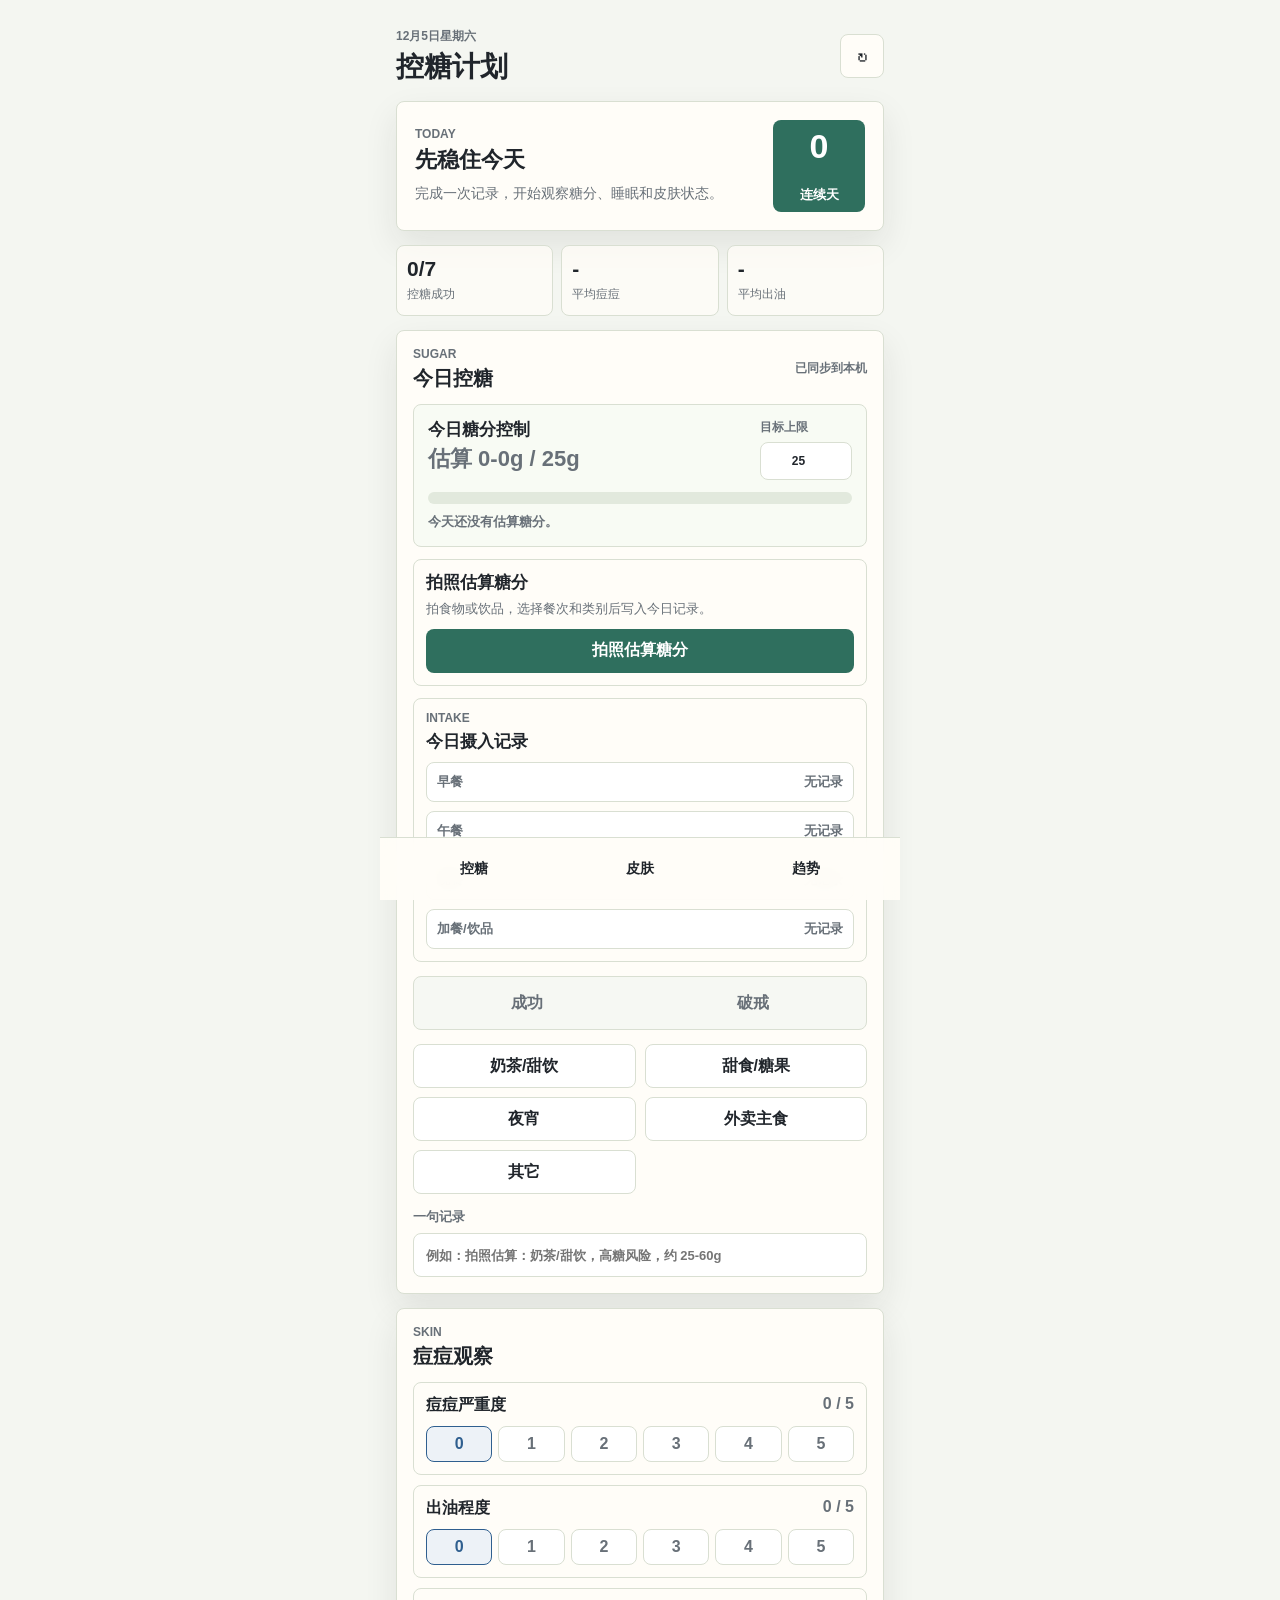
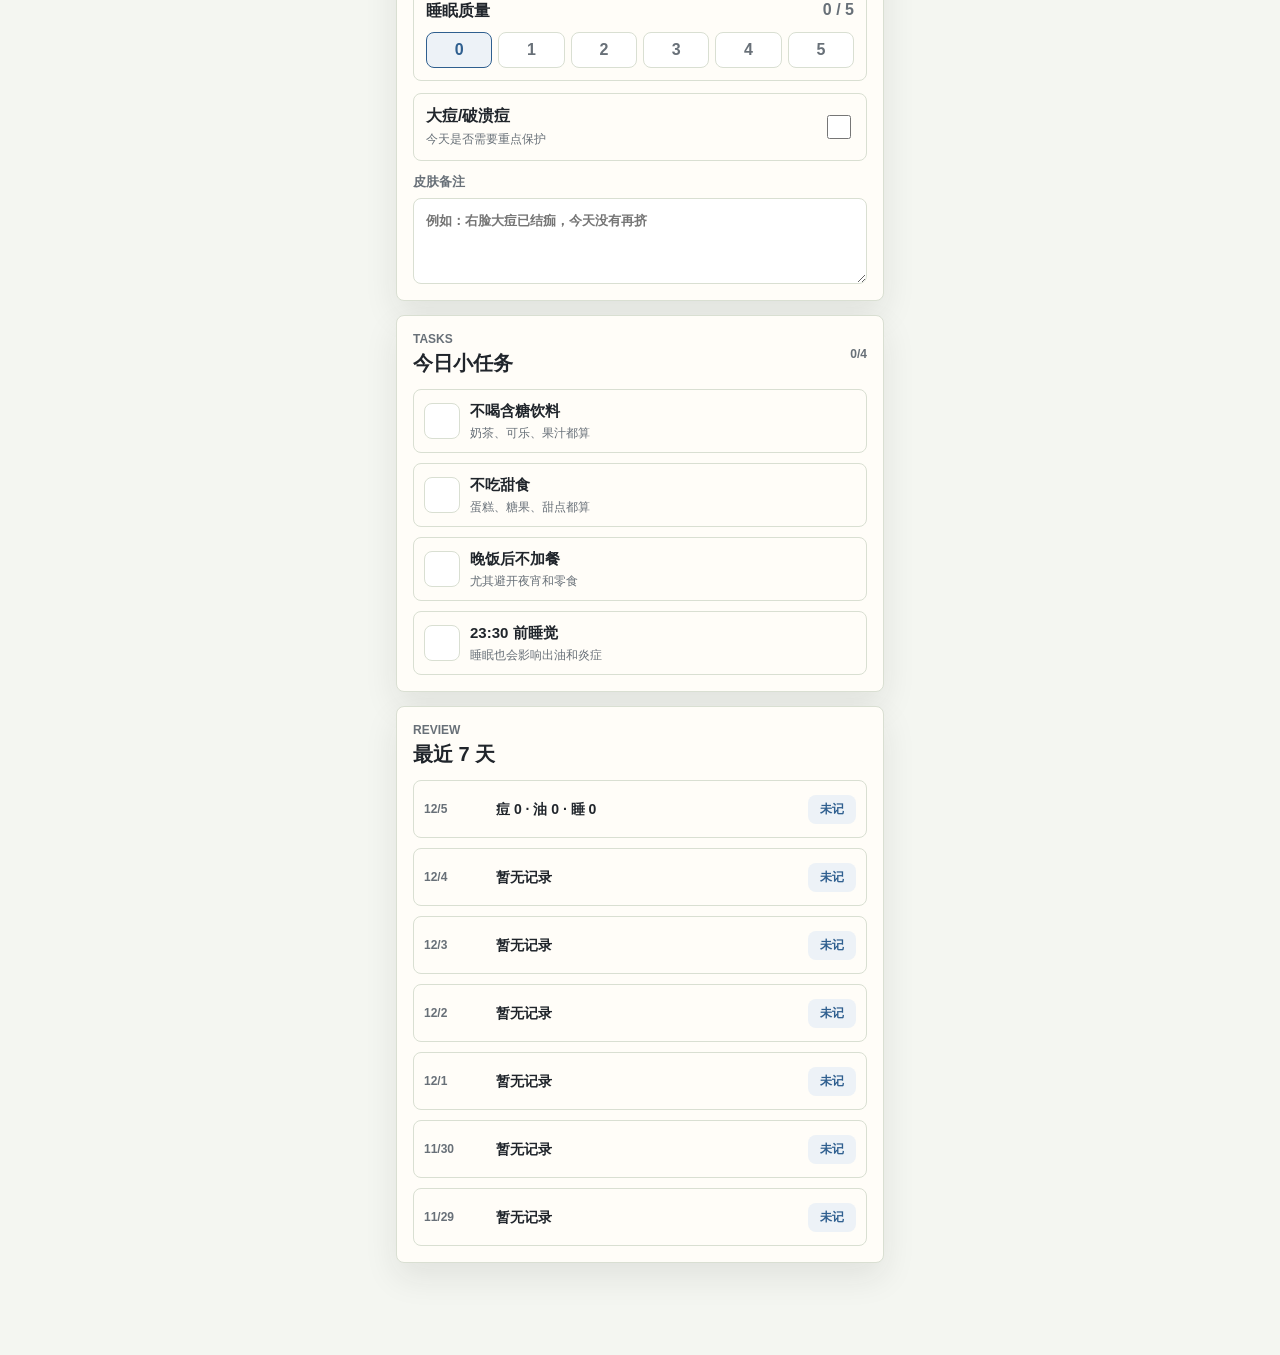
<file: index.html>
<!doctype html>
<html lang="zh-CN">
  <head>
    <meta charset="utf-8">
    <meta name="viewport" content="width=device-width, initial-scale=1, viewport-fit=cover">
    <meta name="theme-color" content="#f4f6f1">
    <meta name="apple-mobile-web-app-capable" content="yes">
    <meta name="apple-mobile-web-app-title" content="控糖计划">
    <meta name="apple-mobile-web-app-status-bar-style" content="default">
    <title>控糖计划</title>
    <link rel="manifest" href="manifest.json">
    <link rel="apple-touch-icon" href="apple-touch-icon.png">
    <link rel="icon" href="icon.svg" type="image/svg+xml">
    <link rel="stylesheet" href="styles.css">
  </head>
  <body>
    <main class="app-shell">
      <header class="topbar">
        <div>
          <p class="eyebrow" id="todayLabel">今日</p>
          <h1>控糖计划</h1>
        </div>
        <button class="icon-button" id="resetTodayBtn" type="button" aria-label="重置今天记录" title="重置今天记录">↻</button>
      </header>

      <section class="hero-panel" aria-labelledby="statusTitle">
        <div>
          <p class="section-kicker">Today</p>
          <h2 id="statusTitle">先稳住今天</h2>
          <p id="todaySummary">完成一次记录，开始观察糖分、睡眠和皮肤状态。</p>
        </div>
        <div class="streak-badge" aria-label="连续控糖天数">
          <strong id="streakCount">0</strong>
          <span>连续天</span>
        </div>
      </section>

      <section class="metrics-strip" aria-label="最近七天趋势">
        <div>
          <strong id="successDays">0/7</strong>
          <span>控糖成功</span>
        </div>
        <div>
          <strong id="avgAcne">-</strong>
          <span>平均痘痘</span>
        </div>
        <div>
          <strong id="avgOil">-</strong>
          <span>平均出油</span>
        </div>
      </section>

      <section class="tracker-section" aria-labelledby="sugarTitle">
        <div class="section-heading">
          <div>
            <p class="section-kicker">Sugar</p>
            <h2 id="sugarTitle">今日控糖</h2>
          </div>
          <span class="save-status" id="saveStatus">已同步到本机</span>
        </div>

        <section class="budget-card" id="sugarBudgetCard" aria-labelledby="budgetTitle">
          <div class="budget-head">
            <div>
              <h3 id="budgetTitle">今日糖分控制</h3>
              <p id="sugarBudgetRange">估算 0-0g / 25g</p>
            </div>
            <label>
              目标上限
              <input id="sugarLimitInput" inputmode="numeric" min="1" max="100" type="number" value="25">
            </label>
          </div>
          <div class="budget-bar" aria-hidden="true">
            <span id="sugarBudgetFill"></span>
          </div>
          <p class="budget-status" id="sugarBudgetStatus">今天还没有估算糖分。</p>
        </section>

        <section class="photo-capture" aria-labelledby="photoTitle">
          <div>
            <h3 id="photoTitle">拍照估算糖分</h3>
            <p>拍食物或饮品，选择餐次和类别后写入今日记录。</p>
          </div>
          <label class="capture-button">
            拍照估算糖分
            <input id="photoInput" type="file" accept="image/*" capture="environment">
          </label>
        </section>

        <section class="estimate-panel is-hidden" id="photoPreviewPanel" aria-labelledby="estimateTitle">
          <div class="photo-preview" id="photoPreview">照片预览</div>
          <p class="inline-error" id="photoError"></p>

          <h3 id="estimateTitle">确认这次摄入</h3>
          <p class="field-label">选择餐次</p>
          <div class="chip-grid meal-grid" id="mealSlotGrid" aria-label="餐次"></div>

          <p class="field-label">选择类别</p>
          <div class="chip-grid" id="estimateCategoryGrid" aria-label="食物类别"></div>

          <article class="estimate-result is-hidden" id="estimateResultCard">
            <div>
              <p class="risk-label" id="estimateRiskLabel">待确认</p>
              <strong id="estimateRangeLabel">需要手动确认</strong>
            </div>
            <div class="number-grid">
              <label>
                最低估算
                <input id="estimateMinInput" inputmode="numeric" min="0" max="200" type="number">
              </label>
              <label>
                最高估算
                <input id="estimateMaxInput" inputmode="numeric" min="0" max="200" type="number">
              </label>
            </div>
            <p>照片只能估算，请按实际分量和配料修正。</p>
            <div class="estimate-actions">
              <button class="primary-button" id="writeEstimateBtn" type="button">写入今日记录</button>
              <button class="ghost-button" id="retakePhotoBtn" type="button">重新拍照</button>
            </div>
          </article>
        </section>

        <section class="intake-section" aria-labelledby="intakeTitle">
          <div class="section-heading compact-heading">
            <div>
              <p class="section-kicker">Intake</p>
              <h3 id="intakeTitle">今日摄入记录</h3>
            </div>
          </div>
          <div class="intake-list" id="intakeList"></div>
        </section>

        <div class="segmented-control" role="group" aria-label="控糖结果">
          <button id="successBtn" type="button" data-value="success">成功</button>
          <button id="missBtn" type="button" data-value="miss">破戒</button>
        </div>

        <div class="chip-grid" id="sourceGrid" aria-label="高糖来源"></div>

        <label class="field">
          一句记录
          <input id="sugarNoteInput" maxlength="80" placeholder="例如：拍照估算：奶茶/甜饮，高糖风险，约 25-60g">
        </label>
      </section>

      <section class="tracker-section" aria-labelledby="skinTitle">
        <div class="section-heading">
          <div>
            <p class="section-kicker">Skin</p>
            <h2 id="skinTitle">痘痘观察</h2>
          </div>
        </div>

        <div class="score-list" id="scoreList"></div>

        <label class="switch-row">
          <span>
            <strong>大痘/破溃痘</strong>
            <small>今天是否需要重点保护</small>
          </span>
          <input id="largePimpleInput" type="checkbox">
        </label>

        <label class="field">
          皮肤备注
          <textarea id="skinNoteInput" rows="3" maxlength="80" placeholder="例如：右脸大痘已结痂，今天没有再挤"></textarea>
        </label>
      </section>

      <section class="tracker-section" aria-labelledby="taskTitle">
        <div class="section-heading">
          <div>
            <p class="section-kicker">Tasks</p>
            <h2 id="taskTitle">今日小任务</h2>
          </div>
          <strong id="taskProgress">0/4</strong>
        </div>
        <div class="task-list" id="taskList"></div>
      </section>

      <section class="tracker-section" aria-labelledby="reviewTitle">
        <div class="section-heading">
          <div>
            <p class="section-kicker">Review</p>
            <h2 id="reviewTitle">最近 7 天</h2>
          </div>
        </div>
        <div class="trend-list" id="trendList"></div>
      </section>
    </main>

    <nav class="bottom-nav" aria-label="快捷导航">
      <a href="#sugarTitle">控糖</a>
      <a href="#skinTitle">皮肤</a>
      <a href="#reviewTitle">趋势</a>
    </nav>

    <script src="app.js"></script>
  </body>
</html>
</file>
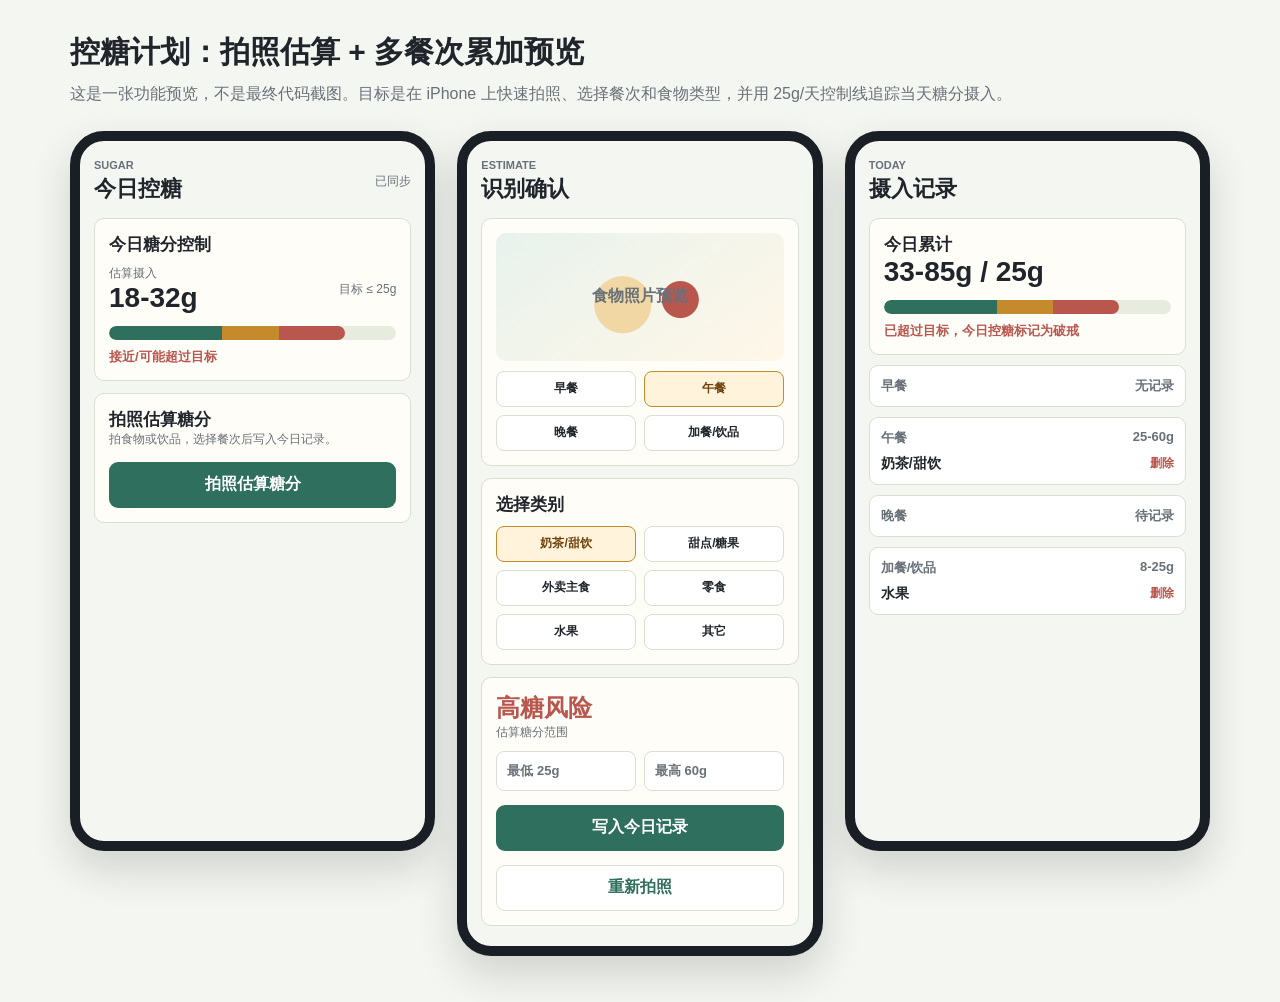
<file: previews/photo-sugar-meal-preview.html>
<!doctype html>
<html lang="zh-CN">
  <head>
    <meta charset="utf-8">
    <meta name="viewport" content="width=device-width, initial-scale=1">
    <title>控糖计划功能预览</title>
    <style>
      :root {
        --paper: #f4f6f1;
        --surface: #fffdf8;
        --ink: #20252b;
        --muted: #687078;
        --line: #d9dfd2;
        --green: #2f6f5e;
        --amber: #c58a2c;
        --red: #b9574f;
        --blue: #2f5f8f;
      }

      * {
        box-sizing: border-box;
      }

      body {
        margin: 0;
        background: var(--paper);
        color: var(--ink);
        font-family: -apple-system, BlinkMacSystemFont, "Segoe UI", "PingFang SC", "Microsoft YaHei", sans-serif;
      }

      main {
        max-width: 1180px;
        margin: 0 auto;
        padding: 32px 20px 46px;
      }

      h1,
      h2,
      h3,
      p {
        margin: 0;
      }

      .intro {
        margin-bottom: 24px;
      }

      .intro h1 {
        font-size: 30px;
      }

      .intro p {
        margin-top: 8px;
        color: var(--muted);
        line-height: 1.6;
      }

      .flow {
        display: grid;
        grid-template-columns: repeat(3, minmax(260px, 1fr));
        gap: 22px;
        align-items: start;
      }

      .phone {
        min-height: 720px;
        border: 10px solid #191f24;
        border-radius: 34px;
        background: var(--paper);
        box-shadow: 0 18px 42px rgba(20, 25, 22, 0.16);
        overflow: hidden;
      }

      .screen {
        padding: 18px 14px 20px;
      }

      .topbar {
        display: flex;
        justify-content: space-between;
        gap: 12px;
        align-items: center;
        margin-bottom: 14px;
      }

      .eyebrow {
        color: var(--muted);
        font-size: 11px;
        font-weight: 800;
        text-transform: uppercase;
      }

      .topbar h2 {
        margin-top: 3px;
        font-size: 22px;
      }

      .card {
        margin-top: 12px;
        padding: 14px;
        border: 1px solid var(--line);
        border-radius: 10px;
        background: var(--surface);
      }

      .card h3 {
        font-size: 17px;
      }

      .row {
        display: flex;
        align-items: center;
        justify-content: space-between;
        gap: 12px;
        margin-top: 9px;
      }

      .muted {
        color: var(--muted);
        font-size: 12px;
      }

      .total {
        font-size: 28px;
        font-weight: 900;
      }

      .bar {
        position: relative;
        height: 14px;
        margin-top: 12px;
        border-radius: 999px;
        background: #e7ecdf;
        overflow: hidden;
      }

      .bar span {
        display: block;
        width: 82%;
        height: 100%;
        border-radius: inherit;
        background: linear-gradient(90deg, var(--green) 0 48%, var(--amber) 48% 72%, var(--red) 72%);
      }

      .button {
        display: grid;
        place-items: center;
        min-height: 46px;
        margin-top: 14px;
        border-radius: 9px;
        background: var(--green);
        color: #fff;
        font-weight: 900;
      }

      .ghost {
        border: 1px solid var(--line);
        background: #fff;
        color: var(--green);
      }

      .photo {
        display: grid;
        place-items: center;
        min-height: 128px;
        border-radius: 10px;
        background:
          radial-gradient(circle at 64% 52%, #b9574f 0 18px, transparent 19px),
          radial-gradient(circle at 44% 56%, #f1d7a4 0 28px, transparent 29px),
          linear-gradient(145deg, #e8f2ed, #fff7e8);
        color: var(--muted);
        font-weight: 800;
      }

      .chips {
        display: grid;
        grid-template-columns: 1fr 1fr;
        gap: 8px;
        margin-top: 10px;
      }

      .chip {
        min-height: 36px;
        padding: 8px;
        border: 1px solid var(--line);
        border-radius: 8px;
        background: #fff;
        color: var(--ink);
        font-size: 12px;
        font-weight: 800;
        text-align: center;
      }

      .chip.active {
        border-color: var(--amber);
        background: #fff3dc;
        color: #70430d;
      }

      .risk {
        color: var(--red);
        font-size: 24px;
        font-weight: 900;
      }

      .inputs {
        display: grid;
        grid-template-columns: 1fr 1fr;
        gap: 8px;
        margin-top: 10px;
      }

      .input {
        padding: 10px;
        border: 1px solid var(--line);
        border-radius: 8px;
        background: #fff;
        color: var(--muted);
        font-size: 13px;
        font-weight: 800;
      }

      .meal {
        margin-top: 10px;
        padding: 11px;
        border: 1px solid var(--line);
        border-radius: 9px;
        background: #fff;
      }

      .meal h3 {
        display: flex;
        justify-content: space-between;
        color: var(--muted);
        font-size: 13px;
      }

      .item {
        display: grid;
        grid-template-columns: 1fr auto;
        gap: 8px;
        margin-top: 8px;
        font-size: 14px;
        font-weight: 800;
      }

      .delete {
        color: var(--red);
        font-size: 12px;
      }

      .warning {
        margin-top: 8px;
        color: var(--red);
        font-size: 13px;
        font-weight: 900;
      }

      @media (max-width: 900px) {
        .flow {
          grid-template-columns: 1fr;
        }

        .phone {
          max-width: 390px;
          margin: 0 auto;
        }
      }
    </style>
  </head>
  <body>
    <main>
      <section class="intro">
        <h1>控糖计划：拍照估算 + 多餐次累加预览</h1>
        <p>这是一张功能预览，不是最终代码截图。目标是在 iPhone 上快速拍照、选择餐次和食物类型，并用 25g/天控制线追踪当天糖分摄入。</p>
      </section>

      <section class="flow">
        <article class="phone">
          <div class="screen">
            <header class="topbar">
              <div>
                <p class="eyebrow">Sugar</p>
                <h2>今日控糖</h2>
              </div>
              <span class="muted">已同步</span>
            </header>

            <section class="card">
              <h3>今日糖分控制</h3>
              <div class="row">
                <div>
                  <p class="muted">估算摄入</p>
                  <p class="total">18-32g</p>
                </div>
                <div class="muted">目标 ≤ 25g</div>
              </div>
              <div class="bar"><span></span></div>
              <p class="warning">接近/可能超过目标</p>
            </section>

            <section class="card">
              <h3>拍照估算糖分</h3>
              <p class="muted">拍食物或饮品，选择餐次后写入今日记录。</p>
              <div class="button">拍照估算糖分</div>
            </section>
          </div>
        </article>

        <article class="phone">
          <div class="screen">
            <header class="topbar">
              <div>
                <p class="eyebrow">Estimate</p>
                <h2>识别确认</h2>
              </div>
            </header>

            <section class="card">
              <div class="photo">食物照片预览</div>
              <div class="chips">
                <div class="chip">早餐</div>
                <div class="chip active">午餐</div>
                <div class="chip">晚餐</div>
                <div class="chip">加餐/饮品</div>
              </div>
            </section>

            <section class="card">
              <h3>选择类别</h3>
              <div class="chips">
                <div class="chip active">奶茶/甜饮</div>
                <div class="chip">甜点/糖果</div>
                <div class="chip">外卖主食</div>
                <div class="chip">零食</div>
                <div class="chip">水果</div>
                <div class="chip">其它</div>
              </div>
            </section>

            <section class="card">
              <p class="risk">高糖风险</p>
              <p class="muted">估算糖分范围</p>
              <div class="inputs">
                <div class="input">最低 25g</div>
                <div class="input">最高 60g</div>
              </div>
              <div class="button">写入今日记录</div>
              <div class="button ghost">重新拍照</div>
            </section>
          </div>
        </article>

        <article class="phone">
          <div class="screen">
            <header class="topbar">
              <div>
                <p class="eyebrow">Today</p>
                <h2>摄入记录</h2>
              </div>
            </header>

            <section class="card">
              <h3>今日累计</h3>
              <p class="total">33-85g / 25g</p>
              <div class="bar"><span></span></div>
              <p class="warning">已超过目标，今日控糖标记为破戒</p>
            </section>

            <section class="meal">
              <h3><span>早餐</span><span>无记录</span></h3>
            </section>

            <section class="meal">
              <h3><span>午餐</span><span>25-60g</span></h3>
              <div class="item">
                <span>奶茶/甜饮</span>
                <span class="delete">删除</span>
              </div>
            </section>

            <section class="meal">
              <h3><span>晚餐</span><span>待记录</span></h3>
            </section>

            <section class="meal">
              <h3><span>加餐/饮品</span><span>8-25g</span></h3>
              <div class="item">
                <span>水果</span>
                <span class="delete">删除</span>
              </div>
            </section>
          </div>
        </article>
      </section>
    </main>
  </body>
</html>
</file>
<file: styles.css>
:root {
  --paper: #f4f6f1;
  --surface: #fffdf8;
  --ink: #20252b;
  --muted: #687078;
  --line: #d9dfd2;
  --green: #2f6f5e;
  --blue: #2f5f8f;
  --red: #b9574f;
  --amber: #c58a2c;
  --soft-green: #e8f2ed;
  --soft-blue: #edf2f7;
  --soft-red: #f7ece9;
  --shadow: 0 14px 34px rgba(28, 35, 31, 0.09);
}

* {
  box-sizing: border-box;
}

html {
  scroll-behavior: smooth;
}

body {
  margin: 0;
  background: var(--paper);
  color: var(--ink);
  font-family: -apple-system, BlinkMacSystemFont, "Segoe UI", "PingFang SC", "Microsoft YaHei", sans-serif;
  letter-spacing: 0;
}

button,
input,
textarea {
  font: inherit;
}

button {
  cursor: pointer;
}

.app-shell {
  width: min(100%, 520px);
  min-height: 100vh;
  margin: 0 auto;
  padding: 18px 16px 92px;
}

.topbar {
  display: flex;
  align-items: center;
  justify-content: space-between;
  gap: 16px;
  padding: max(10px, env(safe-area-inset-top)) 0 12px;
}

.topbar h1,
.tracker-section h2,
.hero-panel h2 {
  margin: 0;
  line-height: 1.15;
}

.topbar h1 {
  font-size: 28px;
}

.eyebrow,
.section-kicker {
  margin: 0 0 6px;
  color: var(--muted);
  font-size: 12px;
  font-weight: 800;
  text-transform: uppercase;
}

.icon-button {
  display: grid;
  place-items: center;
  width: 44px;
  height: 44px;
  border: 1px solid var(--line);
  border-radius: 8px;
  background: var(--surface);
  color: var(--ink);
  font-size: 22px;
}

.hero-panel,
.tracker-section {
  border: 1px solid var(--line);
  border-radius: 8px;
  background: var(--surface);
  box-shadow: var(--shadow);
}

.hero-panel {
  display: grid;
  grid-template-columns: 1fr 92px;
  gap: 18px;
  align-items: center;
  margin: 6px 0 14px;
  padding: 18px;
}

.hero-panel p:last-child {
  margin: 10px 0 0;
  color: var(--muted);
  font-size: 14px;
  line-height: 1.65;
}

.hero-panel h2 {
  font-size: 22px;
}

.streak-badge {
  display: grid;
  place-items: center;
  min-height: 92px;
  border-radius: 8px;
  background: var(--green);
  color: #fff;
}

.streak-badge strong {
  font-size: 34px;
  line-height: 1;
}

.streak-badge span {
  margin-top: 6px;
  font-size: 13px;
  font-weight: 800;
}

.metrics-strip {
  display: grid;
  grid-template-columns: repeat(3, 1fr);
  gap: 8px;
  margin: 14px 0;
}

.metrics-strip div {
  min-width: 0;
  padding: 12px 10px;
  border: 1px solid var(--line);
  border-radius: 8px;
  background: rgba(255, 253, 248, 0.78);
}

.metrics-strip strong {
  display: block;
  font-size: 21px;
  line-height: 1;
}

.metrics-strip span {
  display: block;
  margin-top: 7px;
  color: var(--muted);
  font-size: 12px;
}

.tracker-section {
  margin-top: 14px;
  padding: 16px;
}

.section-heading {
  display: flex;
  align-items: center;
  justify-content: space-between;
  gap: 14px;
  margin-bottom: 14px;
}

.tracker-section h2 {
  font-size: 20px;
}

.tracker-section h3 {
  margin: 0;
  font-size: 17px;
  line-height: 1.25;
}

.save-status,
#taskProgress {
  color: var(--muted);
  font-size: 12px;
  font-weight: 800;
}

.segmented-control {
  margin-top: 14px;
  display: grid;
  grid-template-columns: 1fr 1fr;
  gap: 8px;
  padding: 4px;
  border: 1px solid var(--line);
  border-radius: 8px;
  background: #f6f8f3;
}

.is-hidden {
  display: none !important;
}

.budget-card {
  padding: 14px;
  border: 1px solid var(--line);
  border-radius: 8px;
  background: #f8fbf4;
}

.budget-card.is-warning {
  background: #fff8e9;
}

.budget-card.is-over {
  background: var(--soft-red);
}

.budget-head {
  display: grid;
  grid-template-columns: 1fr 92px;
  gap: 12px;
  align-items: start;
}

.budget-head p {
  margin: 6px 0 0;
  color: var(--muted);
  font-size: 22px;
  font-weight: 900;
  line-height: 1.15;
}

.budget-head label {
  display: grid;
  gap: 6px;
  color: var(--muted);
  font-size: 12px;
  font-weight: 800;
}

.budget-head input {
  min-height: 38px;
  padding: 0 8px;
  text-align: center;
}

.budget-bar {
  height: 12px;
  margin-top: 12px;
  border-radius: 999px;
  background: #e2e9dd;
  overflow: hidden;
}

.budget-bar span {
  display: block;
  width: 0;
  height: 100%;
  border-radius: inherit;
  background: var(--green);
  transition: width 0.2s ease;
}

.budget-card.is-warning .budget-bar span {
  background: var(--amber);
}

.budget-card.is-over .budget-bar span {
  background: var(--red);
}

.budget-status {
  margin: 9px 0 0;
  color: var(--muted);
  font-size: 13px;
  font-weight: 800;
  line-height: 1.45;
}

.budget-card.is-over .budget-status {
  color: var(--red);
}

.photo-capture,
.estimate-panel,
.intake-section {
  margin-top: 12px;
  padding: 12px;
  border: 1px solid var(--line);
  border-radius: 8px;
  background: #fffdf8;
}

.photo-capture {
  display: grid;
  grid-template-columns: 1fr;
  gap: 10px;
}

.photo-capture p {
  margin: 6px 0 0;
  color: var(--muted);
  font-size: 13px;
  line-height: 1.5;
}

.capture-button,
.primary-button,
.ghost-button {
  display: grid;
  place-items: center;
  min-height: 44px;
  border: 1px solid transparent;
  border-radius: 8px;
  font-weight: 900;
}

.capture-button,
.primary-button {
  background: var(--green);
  color: #fff;
}

.capture-button input {
  display: none;
}

.ghost-button {
  border-color: var(--line);
  background: #fff;
  color: var(--green);
}

.photo-preview {
  display: grid;
  place-items: center;
  min-height: 138px;
  margin-bottom: 12px;
  border-radius: 8px;
  background: #edf2f7;
  color: var(--muted);
  font-size: 13px;
  font-weight: 800;
  overflow: hidden;
}

.photo-preview img {
  width: 100%;
  max-height: 190px;
  object-fit: cover;
}

.inline-error {
  margin: 0 0 10px;
  color: var(--red);
  font-size: 13px;
  font-weight: 800;
}

.field-label {
  margin: 12px 0 8px;
  color: var(--muted);
  font-size: 12px;
  font-weight: 900;
}

.meal-grid {
  margin-top: 0;
}

.estimate-result {
  display: grid;
  gap: 10px;
  margin-top: 12px;
  padding: 12px;
  border: 1px solid var(--line);
  border-radius: 8px;
  background: #fff;
}

.estimate-result p {
  margin: 0;
  color: var(--muted);
  font-size: 13px;
  line-height: 1.5;
}

.risk-label {
  color: var(--red) !important;
  font-size: 20px !important;
  font-weight: 900;
}

.risk-label[data-risk="medium"],
.risk-label[data-risk="medium-high"] {
  color: var(--amber) !important;
}

.risk-label[data-risk="unknown"] {
  color: var(--muted) !important;
}

.estimate-result strong {
  display: block;
  margin-top: 4px;
  font-size: 18px;
}

.number-grid {
  display: grid;
  grid-template-columns: 1fr 1fr;
  gap: 8px;
}

.number-grid label {
  display: grid;
  gap: 6px;
  color: var(--muted);
  font-size: 12px;
  font-weight: 800;
}

.number-grid input {
  min-height: 40px;
  text-align: center;
}

.estimate-actions {
  display: grid;
  grid-template-columns: 1fr 1fr;
  gap: 8px;
}

.compact-heading {
  margin-bottom: 10px;
}

.intake-list {
  display: grid;
  gap: 9px;
}

.intake-group {
  padding: 10px;
  border: 1px solid var(--line);
  border-radius: 8px;
  background: #fff;
}

.intake-group header,
.intake-item {
  display: flex;
  align-items: center;
  justify-content: space-between;
  gap: 10px;
}

.intake-group header {
  color: var(--muted);
  font-size: 13px;
  font-weight: 900;
}

.intake-item {
  margin-top: 9px;
  padding-top: 9px;
  border-top: 1px solid var(--line);
}

.intake-item strong {
  display: block;
  font-size: 14px;
}

.intake-item span {
  display: block;
  margin-top: 3px;
  color: var(--muted);
  font-size: 12px;
}

.delete-button {
  min-height: 34px;
  border: 1px solid #efd0ca;
  border-radius: 8px;
  background: #fff8f6;
  color: var(--red);
  font-size: 12px;
  font-weight: 900;
}

.segmented-control button {
  min-height: 44px;
  border: 0;
  border-radius: 7px;
  background: transparent;
  color: var(--muted);
  font-weight: 800;
}

.segmented-control button.is-active {
  background: var(--green);
  color: #fff;
}

.segmented-control button[data-value="miss"].is-active {
  background: var(--red);
}

.chip-grid {
  display: grid;
  grid-template-columns: repeat(2, minmax(0, 1fr));
  gap: 9px;
  margin: 14px 0;
}

.chip-button {
  min-height: 44px;
  border: 1px solid var(--line);
  border-radius: 8px;
  background: #fff;
  color: var(--ink);
  font-weight: 800;
}

.chip-button.is-active {
  border-color: var(--amber);
  background: #fff4df;
  color: #7a4c13;
}

.field {
  display: grid;
  gap: 7px;
  color: var(--muted);
  font-size: 13px;
  font-weight: 800;
}

input,
textarea {
  width: 100%;
  border: 1px solid var(--line);
  border-radius: 8px;
  background: #fff;
  color: var(--ink);
  outline: 0;
}

input {
  min-height: 44px;
  padding: 0 12px;
}

textarea {
  resize: vertical;
  padding: 12px;
  line-height: 1.55;
}

input:focus,
textarea:focus {
  border-color: var(--blue);
  box-shadow: 0 0 0 3px rgba(47, 95, 143, 0.14);
}

.score-list,
.task-list,
.trend-list {
  display: grid;
  gap: 10px;
}

.score-row,
.task-card,
.trend-card,
.switch-row {
  border: 1px solid var(--line);
  border-radius: 8px;
  background: #fffdf8;
}

.score-row {
  display: grid;
  gap: 10px;
  padding: 12px;
}

.score-row header {
  display: flex;
  justify-content: space-between;
  gap: 12px;
  font-weight: 800;
}

.score-row header span {
  color: var(--muted);
}

.score-buttons {
  display: grid;
  grid-template-columns: repeat(6, 1fr);
  gap: 6px;
}

.score-buttons button {
  min-width: 0;
  height: 36px;
  border: 1px solid var(--line);
  border-radius: 8px;
  background: #fff;
  color: var(--muted);
  font-weight: 800;
}

.score-buttons button.is-active {
  border-color: var(--blue);
  background: var(--soft-blue);
  color: var(--blue);
}

.switch-row {
  display: flex;
  align-items: center;
  justify-content: space-between;
  gap: 14px;
  margin: 12px 0;
  padding: 12px;
}

.switch-row span {
  display: grid;
  gap: 4px;
}

.switch-row small {
  color: var(--muted);
  font-size: 12px;
}

.switch-row input {
  width: 24px;
  min-height: 24px;
  accent-color: var(--red);
}

.task-card {
  display: grid;
  grid-template-columns: 36px 1fr;
  gap: 10px;
  align-items: center;
  min-height: 58px;
  padding: 10px;
}

.task-card.is-done {
  background: var(--soft-green);
}

.check-button {
  display: grid;
  place-items: center;
  width: 36px;
  height: 36px;
  border: 1px solid var(--line);
  border-radius: 8px;
  background: #fff;
  color: transparent;
}

.task-card.is-done .check-button {
  border-color: var(--green);
  background: var(--green);
  color: #fff;
}

.task-card strong {
  display: block;
  font-size: 15px;
  line-height: 1.4;
}

.task-card span {
  display: block;
  margin-top: 4px;
  color: var(--muted);
  font-size: 12px;
}

.trend-card {
  display: grid;
  grid-template-columns: 62px 1fr auto;
  gap: 10px;
  align-items: center;
  min-height: 58px;
  padding: 10px;
}

.trend-card time {
  color: var(--muted);
  font-size: 12px;
  font-weight: 800;
}

.trend-card strong {
  font-size: 14px;
}

.trend-card span {
  color: var(--muted);
  font-size: 12px;
}

.status-pill {
  min-width: 48px;
  padding: 6px 8px;
  border-radius: 8px;
  background: var(--soft-blue);
  color: var(--blue);
  font-size: 12px;
  font-weight: 800;
  text-align: center;
}

.status-pill.is-success {
  background: var(--soft-green);
  color: var(--green);
}

.status-pill.is-miss {
  background: var(--soft-red);
  color: var(--red);
}

.bottom-nav {
  position: fixed;
  right: 0;
  bottom: 0;
  left: 0;
  display: grid;
  grid-template-columns: repeat(3, 1fr);
  gap: 6px;
  width: min(100%, 520px);
  margin: 0 auto;
  padding: 10px 14px calc(10px + env(safe-area-inset-bottom));
  border-top: 1px solid var(--line);
  background: rgba(255, 253, 248, 0.94);
  backdrop-filter: blur(14px);
}

.bottom-nav a {
  display: grid;
  place-items: center;
  min-height: 42px;
  border-radius: 8px;
  color: var(--ink);
  font-size: 14px;
  font-weight: 800;
  text-decoration: none;
}

.bottom-nav a:focus,
.bottom-nav a:hover {
  background: #edf2e7;
}

@media (max-width: 370px) {
  .app-shell {
    padding-inline: 12px;
  }

  .hero-panel {
    grid-template-columns: 1fr;
  }

  .streak-badge {
    min-height: 72px;
  }

  .chip-grid {
    grid-template-columns: 1fr;
  }

  .trend-card {
    grid-template-columns: 54px 1fr;
  }

  .status-pill {
    grid-column: 2;
    justify-self: start;
  }
}
</file>
